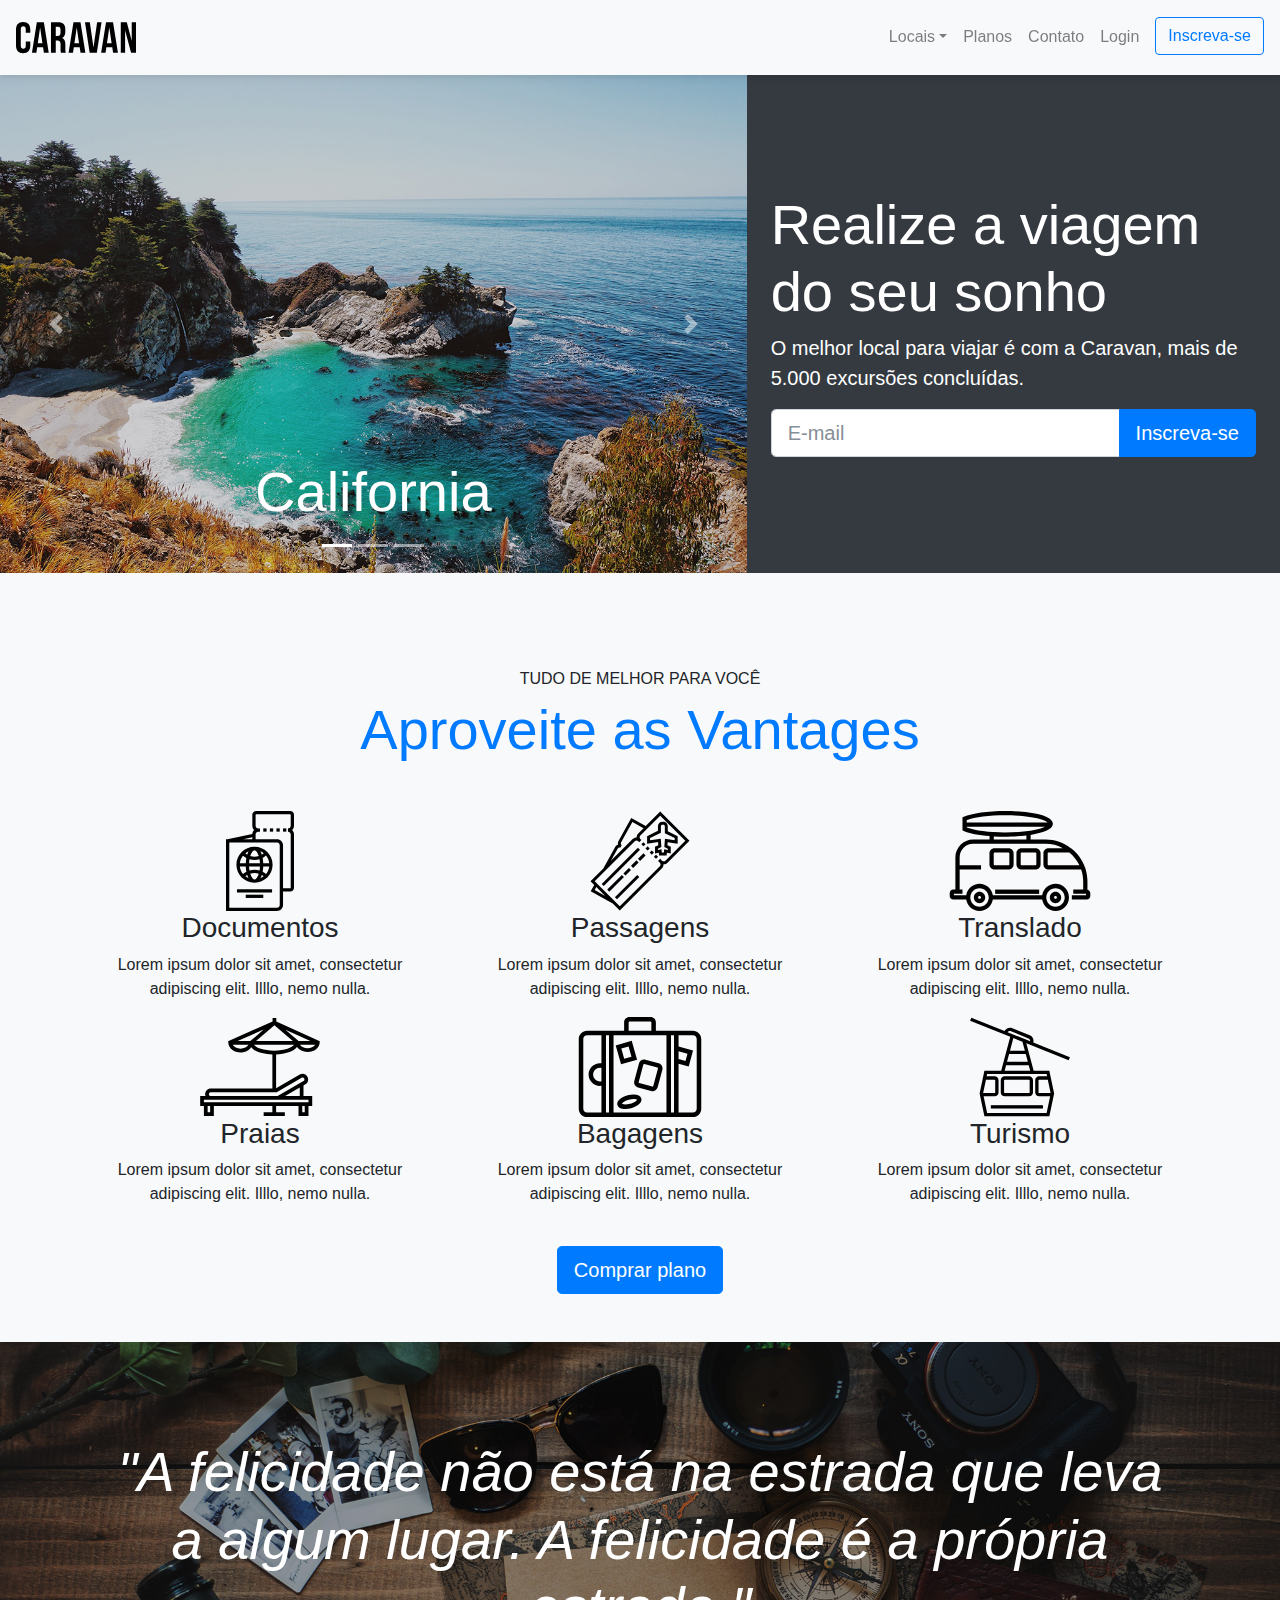
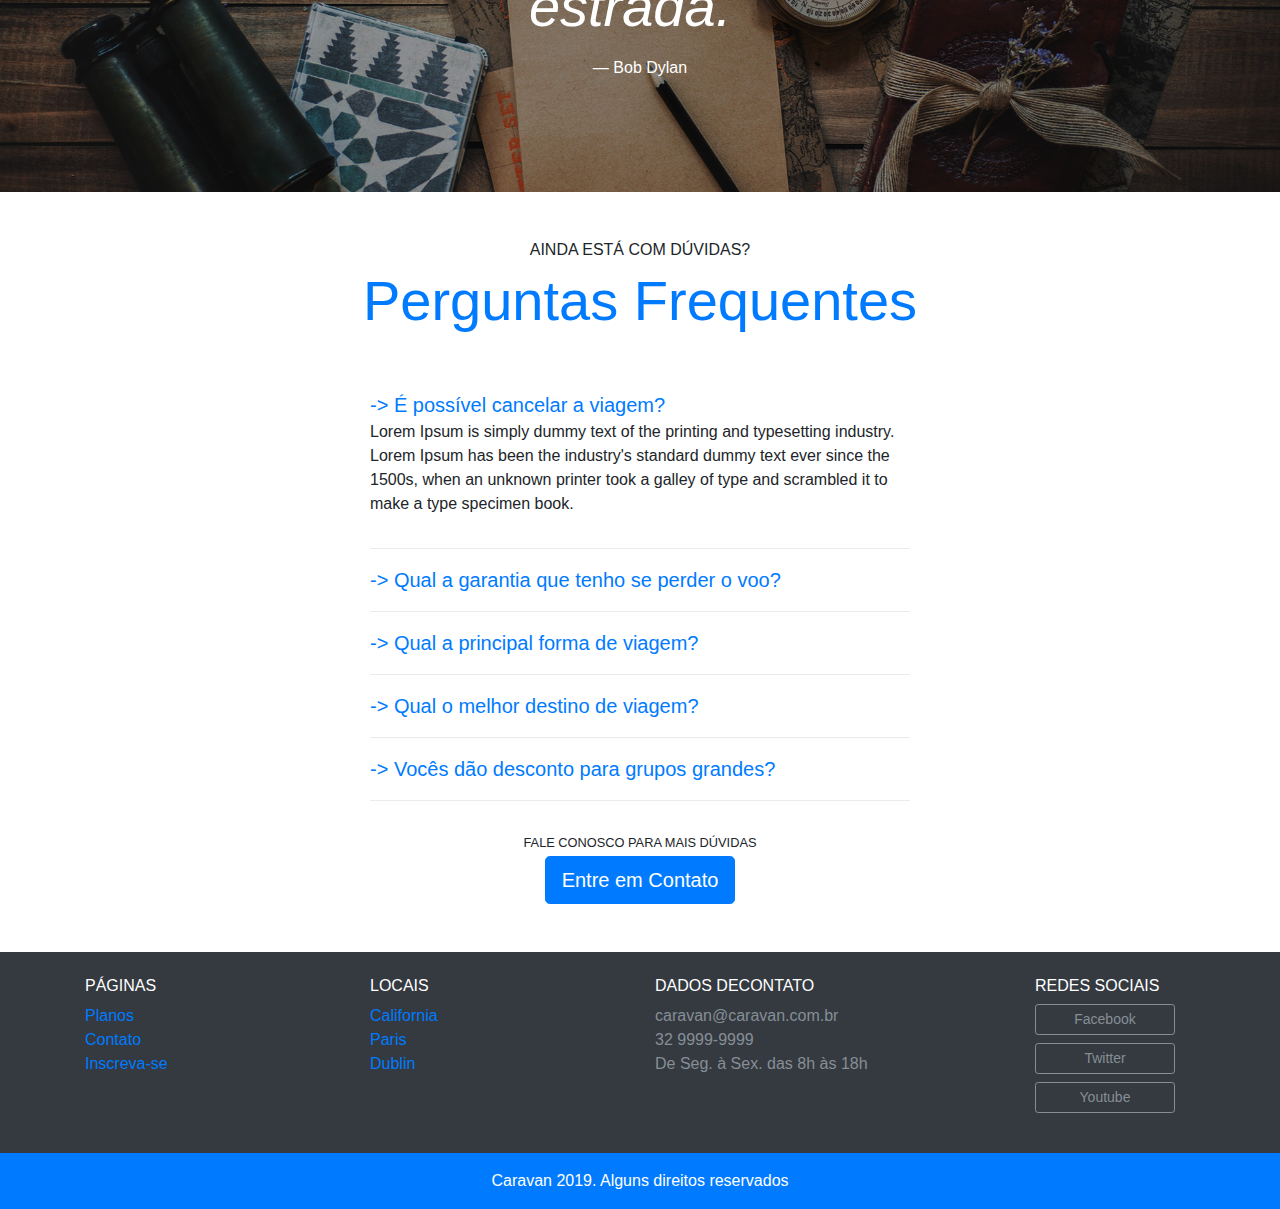
<file: index.html>
<!DOCTYPE html>
<html>
  <head>
    <title>Caravan</title>

    <meta charset="utf-8" />
    <meta
      name="viewport"
      content="width=device-width, initial-scale=1, shrink-to-fit=no"
    />

    <link rel="stylesheet" href="css/bootstrap.css" />
    <link rel="stylesheet" href="css/style.css" />
  </head>

  <body>
    <!-- Modal -->

    <div
      class="modal fade"
      id="modalLogin"
      data-backdrop="static"
      tabindex="-1"
      role="dialog"
      aria-labelledby="modalLoginTitutlo"
      aria-hidden="true"
    >
      <div class="modal-dialog" role="document">
        <div class="modal-content">
          <div class="modal-header">
            <h5 class="modal-title" id="modalLoginTitutlo">
              Entre na sua Conta
            </h5>
            <button
              type="button"
              class="close"
              data-dismiss="modal"
              aria-label="Close"
            >
              <span aria-hidden="true">&times;</span>
            </button>
          </div>
          <div class="modal-body">
            <form>
              <div class="form-group">
                <label for="loginEmail">Email</label>
                <input type="email" class="form-control" id="loginEmail" />
              </div>
              <div class="form-group">
                <label for="loginSenha">Password</label>
                <input type="password" class="form-control" id="loginSenha" />
              </div>
              <button type="submit" class="btn btn-primary">
                Entrar na Conta
              </button>
              <small class="form-text text-muted"
                >Esqueceu a senha? <a href="#">Clique aqui</a></small
              >
            </form>
          </div>
        </div>
      </div>
    </div>

    <!--Fim Modal-->

    <nav
      class="navbar navbar-expand-md navbar-light bg-light fixed-top py-3 box-shadow"
    >
      <a href="index.html" class="navbar-brand"
        ><img src="img/caravan.svg" alt="Caravan"
      /></a>
      <button
        class="navbar-toggler"
        type="button"
        data-toggle="collapse"
        data-target="#navbarSupportedContent"
        aria-controls="navbarSupportedContent"
        aria-expanded="false"
        aria-label="Abrir Navegação"
      >
        <span class="navbar-toggler-icon"></span>
      </button>

      <div class="collapse navbar-collapse" id="navbarSupportedContent">
        <ul class="navbar-nav ml-auto">
          <li class="nav-item dropdown">
            <a
              class="nav-link dropdown-toggle"
              href="#"
              id="navbarDropdown"
              role="button"
              data-toggle="dropdown"
              aria-haspopup="true"
              aria-expanded="false"
              >Locais</a
            >
            <div class="dropdown-menu" aria-labelledby="navbarDropdown">
              <a class="dropdown-item" href="local.html">California</a>
              <a class="dropdown-item" href="local.html">Paris</a>
              <a class="dropdown-item" href="local.html">Dublin</a>
            </div>
          </li>
          <li class="nav-item">
            <a class="nav-link" href="planos.html">Planos</a>
          </li>
          <li class="nav-item">
            <a class="nav-link" href="contato.html">Contato</a>
          </li>
          <li class="nav-item">
            <a
              class="nav-link"
              href="#"
              data-toggle="modal"
              data-target="#modalLogin"
              >Login</a
            >
          </li>
          <li class="nav-item">
            <a class="btn btn-outline-primary ml-md-2" href="inscricao.html"
              >Inscreva-se</a
            >
          </li>
        </ul>
      </div>
    </nav>
    <section class="container-fluid">
      <div class="row bg-dark text-white">
        <div class="col-lg-7 p-0">
          <div id="carouselCidades" class="carousel slide" data-ride="carousel">
            <ol class="carousel-indicators">
              <li
                data-target="#carouselCidades"
                data-slide-to="0"
                class="active"
              ></li>
              <li data-target="#carouselCidades" data-slide-to="0"></li>
              <li data-target="#carouselCidades" data-slide-to="0"></li>
            </ol>
            <div class="carousel-inner">
              <div class="carousel-item active">
                <img
                  src="img/california.jpg"
                  class="d-block w-100"
                  alt="California"
                />
                <div class="carousel-caption">
                  <h3 class="display-4">California</h3>
                </div>
              </div>
              <div class="carousel-item">
                <img src="img/paris.jpg" class="d-block w-100" alt="Paris" />
                <div class="carousel-caption">
                  <h3 class="display-4">Paris</h3>
                </div>
              </div>
              <div class="carousel-item">
                <img src="img/dublin.jpg" class="d-block w-100" alt="Dublin" />
                <div class="carousel-caption">
                  <h3 class="display-4">Dublin</h3>
                </div>
              </div>
            </div>
            <a
              class="carousel-control-prev"
              href="#carouselCidades"
              role="button"
              data-slide="prev"
            >
              <span
                class="carousel-control-prev-icon"
                aria-hidden="true"
              ></span>
              <span class="sr-only">Anterior</span>
            </a>
            <a
              class="carousel-control-next"
              href="#carouselCidades"
              role="button"
              data-slide="next"
            >
              <span
                class="carousel-control-next-icon"
                aria-hidden="true"
              ></span>
              <span class="sr-only">Próximo</span>
            </a>
          </div>
        </div>

        <div class="col-lg-5 p-4 align-self-center">
          <h1 class="display-4">Realize a viagem do seu sonho</h1>
          <p class="lead">
            O melhor local para viajar é com a Caravan, mais de 5.000 excursões
            concluídas.
          </p>
          <form action="">
            <div class="input-group input-group-lg">
              <input
                type="text"
                class="form-control"
                placeholder="E-mail"
                arial-label="Email"
              />
              <span class="input-group-btn">
                <button class="btn btn-primary" type="button">
                  Inscreva-se
                </button>
              </span>
            </div>
          </form>
        </div>
      </div>
    </section>

    <section class="py-5 bg-light text-center">
      <div class="container">
        <div class="my-5">
          <span class="h6 d-block">TUDO DE MELHOR PARA VOCÊ</span>
          <h2 class="display-4 text-primary">Aproveite as Vantages</h2>
        </div>
        <div class="row">
          <div class="col-xl-4 col-md-6">
            <div style="height: 100px;" class="d-flex justify-content-center">
              <img src="img/icones/passaporte.svg" alt="Passaporte" />
            </div>
            <h3>Documentos</h3>
            <p>
              Lorem ipsum dolor sit amet, consectetur adipiscing elit. Illlo,
              nemo nulla.
            </p>
          </div>
          <div class="col-xl-4 col-md-6">
            <div style="height: 100px;" class="d-flex justify-content-center">
              <img src="img/icones/passagens.svg" alt="Passagens" />
            </div>
            <h3>Passagens</h3>
            <p>
              Lorem ipsum dolor sit amet, consectetur adipiscing elit. Illlo,
              nemo nulla.
            </p>
          </div>
          <div class="col-xl-4 col-md-6">
            <div style="height: 100px;" class="d-flex justify-content-center">
              <img src="img/icones/translado.svg" alt="Translado" />
            </div>
            <h3>Translado</h3>
            <p>
              Lorem ipsum dolor sit amet, consectetur adipiscing elit. Illlo,
              nemo nulla.
            </p>
          </div>

          <div class="col-xl-4 col-md-6">
            <div style="height: 100px;" class="d-flex justify-content-center">
              <img src="img/icones/praias.svg" alt="Praias" />
            </div>
            <h3>Praias</h3>
            <p>
              Lorem ipsum dolor sit amet, consectetur adipiscing elit. Illlo,
              nemo nulla.
            </p>
          </div>
          <div class="col-xl-4 col-md-6">
            <div style="height: 100px;" class="d-flex justify-content-center">
              <img src="img/icones/bagagens.svg" alt="Bagagens" />
            </div>
            <h3>Bagagens</h3>
            <p>
              Lorem ipsum dolor sit amet, consectetur adipiscing elit. Illlo,
              nemo nulla.
            </p>
          </div>
          <div class="col-xl-4 col-md-6">
            <div style="height: 100px;" class="d-flex justify-content-center">
              <img src="img/icones/turismo.svg" alt="Turismo" />
            </div>
            <h3>Turismo</h3>
            <p>
              Lorem ipsum dolor sit amet, consectetur adipiscing elit. Illlo,
              nemo nulla.
            </p>
          </div>
        </div>
        <a href="planos.html" class="btn btn-primary btn-lg mt-4"
          >Comprar plano</a
        >
      </div>
    </section>

    <section id="home-quote" class="p-md-5">
      <blockquote class="blockquote text-center text-white p-md-5 p3">
        <p class="display-4">
          <em>
            "A felicidade não está na estrada que leva a algum lugar. A
            felicidade é a própria estrada."
          </em>
        </p>
        <footer class="blockquote-footer text-white">Bob Dylan</footer>
      </blockquote>
    </section>

    <section class="container">
      <div class="my-5 text-center">
        <span class="h6 d-block">AINDA ESTÁ COM DÚVIDAS?</span>
        <h2 class="display-4 text-primary">Perguntas Frequentes</h2>
      </div>

      <div class="row justify-content-center">
        <div
          class="col-md-6"
          id="perguntasFrequentes"
          data-children=".pergunta"
        >
          <div class="pergunta py-2">
            <a
              class="lead"
              data-toggle="collapse"
              data-parent="#perguntasFrequentes"
              href="#pergunta1"
              arial-expanded="true"
              aria-controls="pergunta1"
              >-> É possível cancelar a viagem?</a
            >
            <div id="pergunta1" class="collapse show" role="tabpanel">
              <p>
                Lorem Ipsum is simply dummy text of the printing and typesetting
                industry. Lorem Ipsum has been the industry's standard dummy
                text ever since the 1500s, when an unknown printer took a galley
                of type and scrambled it to make a type specimen book.
              </p>
            </div>
          </div>

          <div class="dropdown-divider"></div>
          <div class="pergunta py-2">
            <a
              class="lead"
              data-toggle="collapse"
              data-parent="#perguntasFrequentes"
              href="#pergunta2"
              arial-expanded="true"
              aria-controls="pergunta2"
              >-> Qual a garantia que tenho se perder o voo?</a
            >
            <div id="pergunta2" class="collapse" role="tabpanel">
              <p>
                Lorem Ipsum is simply dummy text of the printing and typesetting
                industry. Lorem Ipsum has been the industry's standard dummy
                text ever since the 1500s, when an unknown printer took a galley
                of type and scrambled it to make a type specimen book.
              </p>
            </div>
          </div>

          <div class="dropdown-divider"></div>
          <div class="pergunta py-2">
            <a
              class="lead"
              data-toggle="collapse"
              data-parent="#perguntasFrequentes"
              href="#pergunta3"
              arial-expanded="true"
              aria-controls="pergunta3"
              >-> Qual a principal forma de viagem?</a
            >
            <div id="pergunta3" class="collapse" role="tabpanel">
              <p>
                Lorem Ipsum is simply dummy text of the printing and typesetting
                industry. Lorem Ipsum has been the industry's standard dummy
                text ever since the 1500s, when an unknown printer took a galley
                of type and scrambled it to make a type specimen book.
              </p>
            </div>
          </div>

          <div class="dropdown-divider"></div>
          <div class="pergunta py-2">
            <a
              class="lead"
              data-toggle="collapse"
              data-parent="#perguntasFrequentes"
              href="#pergunta4"
              arial-expanded="true"
              aria-controls="pergunta4"
              >-> Qual o melhor destino de viagem?</a
            >
            <div id="pergunta4" class="collapse" role="tabpanel">
              <p>
                Lorem Ipsum is simply dummy text of the printing and typesetting
                industry. Lorem Ipsum has been the industry's standard dummy
                text ever since the 1500s, when an unknown printer took a galley
                of type and scrambled it to make a type specimen book.
              </p>
            </div>
          </div>

          <div class="dropdown-divider"></div>
          <div class="pergunta py-2">
            <a
              class="lead"
              data-toggle="collapse"
              data-parent="#perguntasFrequentes"
              href="#pergunta5"
              arial-expanded="true"
              aria-controls="pergunta5"
              >-> Vocês dão desconto para grupos grandes?</a
            >
            <div id="pergunta5" class="collapse" role="tabpanel">
              <p>
                Lorem Ipsum is simply dummy text of the printing and typesetting
                industry. Lorem Ipsum has been the industry's standard dummy
                text ever since the 1500s, when an unknown printer took a galley
                of type and scrambled it to make a type specimen book.
              </p>
            </div>
          </div>
          <div class="dropdown-divider"></div>
        </div>
      </div>
      <div class="text-center my-4">
        <p class="small m-1">FALE CONOSCO PARA MAIS DÚVIDAS</p>
        <a class="btn btn-primary btn-lg" href="contato.html"
          >Entre em Contato</a
        >
      </div>
    </section>

    <footer class="bg-dark text-white mt-5">
      <div class="container py-4">
        <div class="row">
          <div class="col-md-3 col-6">
            <h4 class="h6">PÁGINAS</h4>
            <ul class="list-unstyled">
              <li><a href="planos.html">Planos</a></li>
              <li><a href="contato.html">Contato</a></li>
              <li><a href="inscricao.html">Inscreva-se</a></li>
            </ul>
          </div>
          <div class="col-md-3 col-6">
            <h4 class="h6">LOCAIS</h4>
            <ul class="list-unstyled">
              <li><a href="local.html">California</a></li>
              <li><a href="local.html">Paris</a></li>
              <li><a href="local.html">Dublin</a></li>
            </ul>
          </div>
          <div class="col-md-4">
            <h4 class="h6">DADOS DECONTATO</h4>
            <ul class="list-unstyled text-secondary">
              <li>caravan@caravan.com.br</li>
              <li>32 9999-9999</li>
              <li>De Seg. à Sex. das 8h às 18h</li>
            </ul>
          </div>
          <div class="col-md-2">
            <h4 class="h6">REDES SOCIAIS</h4>
            <ul class="list-unstyled text-secondary">
              <li>
                <a
                  href="#"
                  style="max-width: 140px;"
                  class="btn btn-outline-secondary btn-sm btn-block mb-2"
                  >Facebook</a
                >
              </li>
              <li>
                <a
                  href="#"
                  style="max-width: 140px;"
                  class="btn btn-outline-secondary btn-sm btn-block mb-2"
                  >Twitter</a
                >
              </li>
              <li>
                <a
                  href="#"
                  style="max-width: 140px;"
                  class="btn btn-outline-secondary btn-sm btn-block mb-2"
                  >Youtube</a
                >
              </li>
            </ul>
          </div>
        </div>
      </div>
      <div class="bg-primary text-center py-3">
        <p class="mb-0">Caravan 2019. Alguns direitos reservados</p>
      </div>
    </footer>

    <script type="text/javascript" src="js/jquery-3.2.1.slim.min.js"></script>
    <script type="text/javascript" src="js/popper.min.js"></script>
    <script type="text/javascript" src="js/bootstrap.js"></script>
    <script type="text/javascript" src="js/app.js"></script>
  </body>
</html>
</file>
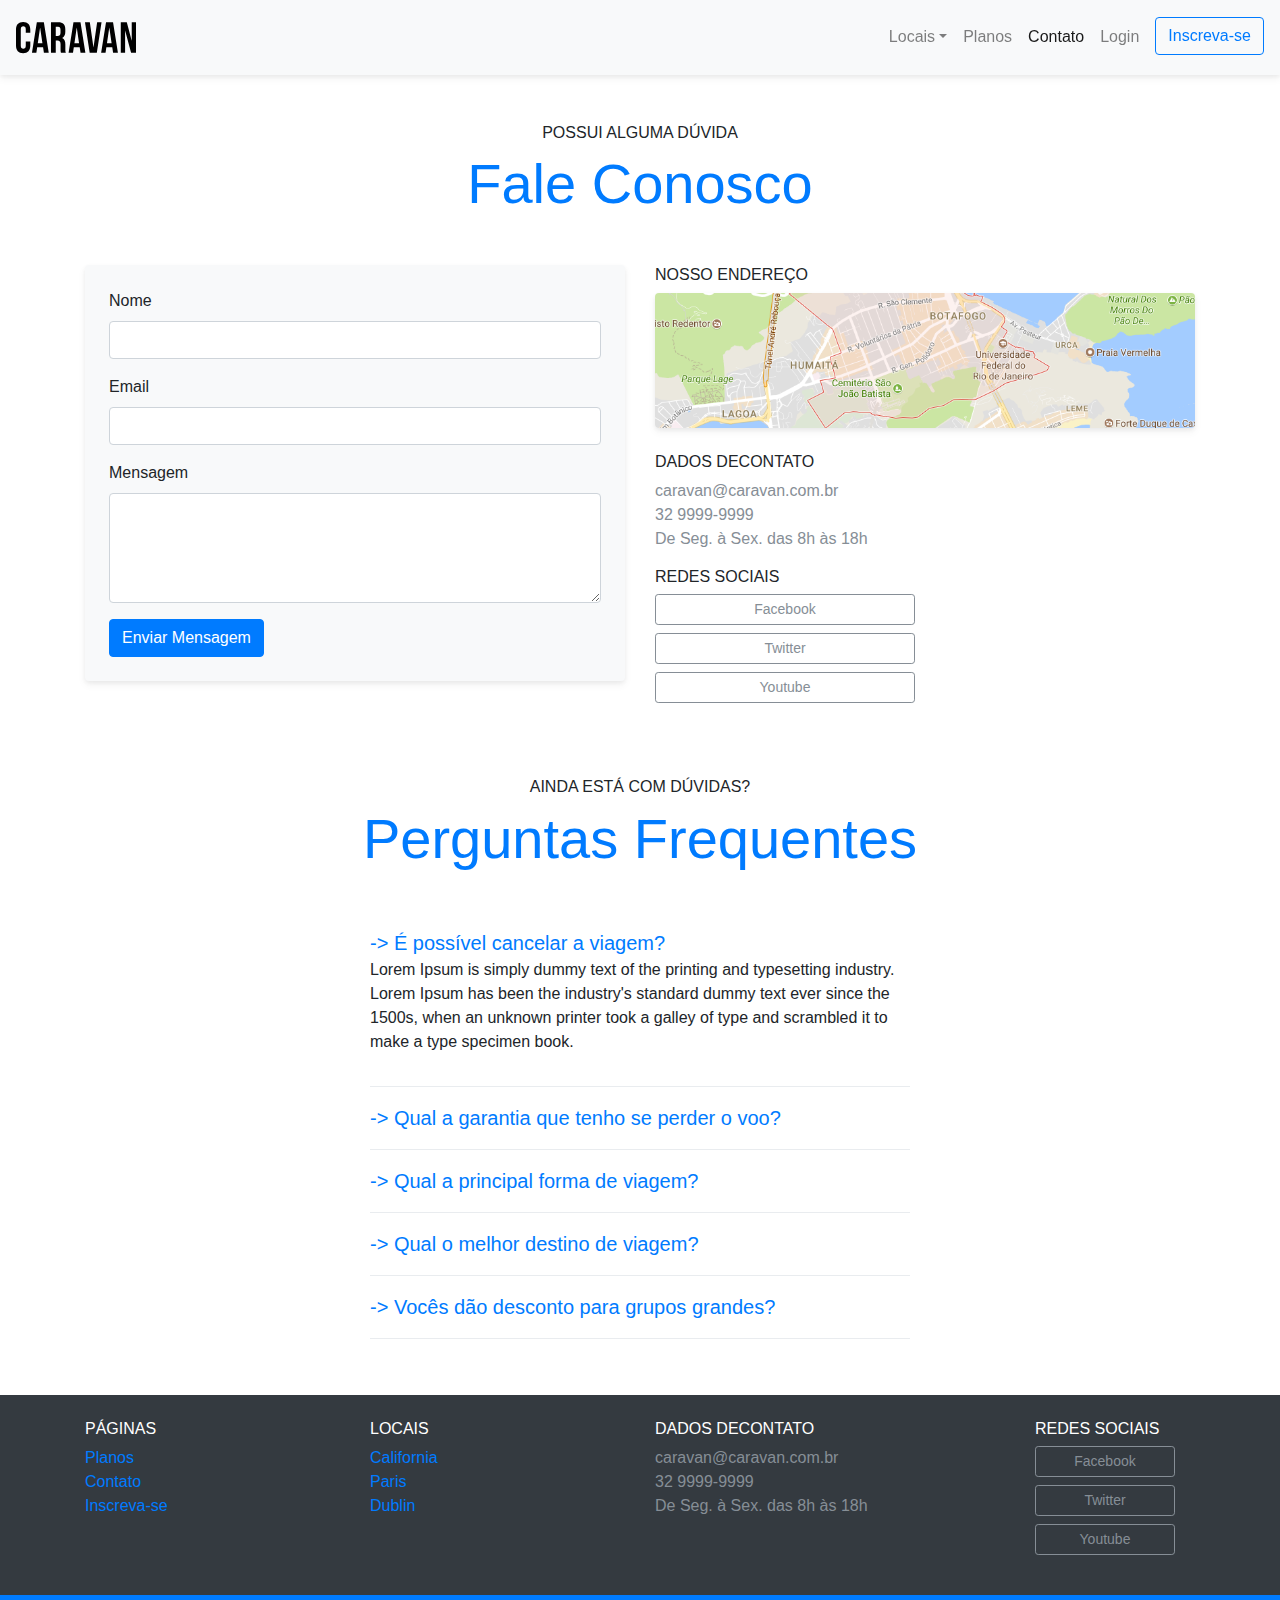
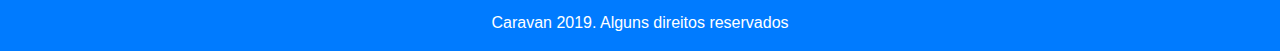
<file: contato.html>
<!DOCTYPE html>
<html>

<head>
  <title>Caravan - Contato</title>

  <meta charset="utf-8" />
  <meta name="viewport" content="width=device-width, initial-scale=1, shrink-to-fit=no" />

  <link rel="stylesheet" href="css/bootstrap.css" />
  <link rel="stylesheet" href="css/style.css" />
</head>

<body>
  <!-- Modal -->

  <div class="modal fade" id="modalLogin" data-backdrop="static" tabindex="-1" role="dialog"
    aria-labelledby="modalLoginTitutlo" aria-hidden="true">
    <div class="modal-dialog" role="document">
      <div class="modal-content">
        <div class="modal-header">
          <h5 class="modal-title" id="modalLoginTitutlo">
            Entre na sua Conta
          </h5>
          <button type="button" class="close" data-dismiss="modal" aria-label="Close">
            <span aria-hidden="true">&times;</span>
          </button>
        </div>
        <div class="modal-body">
          <form>
            <div class="form-group">
              <label for="loginEmail">Email</label>
              <input type="email" class="form-control" id="loginEmail" />
            </div>
            <div class="form-group">
              <label for="loginSenha">Password</label>
              <input type="password" class="form-control" id="loginSenha" />
            </div>
            <button type="submit" class="btn btn-primary">
              Entrar na Conta
            </button>
            <small class="form-text text-muted">Esqueceu a senha? <a href="#">Clique aqui</a></small>
          </form>
        </div>
      </div>
    </div>
  </div>

  <!--Fim Modal-->

  <nav class="navbar navbar-expand-md navbar-light bg-light fixed-top py-3 box-shadow">
    <a href="index.html" class="navbar-brand"><img src="img/caravan.svg" alt="Caravan" /></a>
    <button class="navbar-toggler" type="button" data-toggle="collapse" data-target="#navbarSupportedContent"
      aria-controls="navbarSupportedContent" aria-expanded="false" aria-label="Abrir Navegação">
      <span class="navbar-toggler-icon"></span>
    </button>

    <div class="collapse navbar-collapse" id="navbarSupportedContent">
      <ul class="navbar-nav ml-auto">
        <li class="nav-item dropdown">
          <a class="nav-link dropdown-toggle" href="#" id="navbarDropdown" role="button" data-toggle="dropdown"
            aria-haspopup="true" aria-expanded="false">Locais</a>
          <div class="dropdown-menu" aria-labelledby="navbarDropdown">
            <a class="dropdown-item" href="local.html">California</a>
            <a class="dropdown-item" href="local.html">Paris</a>
            <a class="dropdown-item" href="local.html">Dublin</a>
          </div>
        </li>
        <li class="nav-item">
          <a class="nav-link" href="planos.html">Planos</a>
        </li>
        <li class="nav-item">
          <a class="nav-link active" href="contato.html">Contato</a>
        </li>
        <li class="nav-item">
          <a class="nav-link" href="#" data-toggle="modal" data-target="#modalLogin">Login</a>
        </li>
        <li class="nav-item">
          <a class="btn btn-outline-primary ml-md-2" href="inscricao.html">Inscreva-se</a>
        </li>
      </ul>
    </div>
  </nav>

  <section class="container">
    <div class="my-5 text-center">
      <span class="h6 d-block">POSSUI ALGUMA DÚVIDA</span>
      <h1 class="display-4 text-primary">Fale Conosco</h1>
    </div>
    <div class="row">
      <div class="col-lg mb-5">
        <form class="bg-light rounded p-4 box-shadow">
          <div class="form-group">
            <label for="clienteNome">Nome</label>
            <input type="text" class="form-control" id="clienteNome">
          </div>
          <div class="form-group">
            <label for="clienteEmail">Email</label>
            <input type="email" class="form-control" id="clienteEmail">
          </div>
          <div class="form-group">
            <label for="clienteMensagem">Mensagem</label>
            <textarea class="form-control" id="clienteMensagem" rows="4"></textarea>
          </div>


          <button type="submit" class="btn btn-primary">Enviar Mensagem</button>
        </form>
      </div>
      <div class="col-lg">

        <h2 class="h6">NOSSO ENDEREÇO</h2>
        <a href="#">
          <img class="img-fluid box-shadow rounded mb-4" src="img/mapa.png" alt="Endereço da Empresa">
        </a>

        <h2 class="h6">DADOS DECONTATO</h2>
        <ul class="list-unstyled text-secondary">
          <li>caravan@caravan.com.br</li>
          <li>32 9999-9999</li>
          <li>De Seg. à Sex. das 8h às 18h</li>
        </ul>

        <h2 class="h6">REDES SOCIAIS</h2>
        <ul class="list-unstyled text-secondary" style="max-width: 260px;">
          <li>
            <a href="#" class="btn btn-outline-secondary btn-sm btn-block mb-2">Facebook</a>
          </li>
          <li>
            <a href="#" class="btn btn-outline-secondary btn-sm btn-block mb-2">Twitter</a>
          </li>
          <li>
            <a href="#" class="btn btn-outline-secondary btn-sm btn-block mb-2">Youtube</a>
          </li>
        </ul>
      </div>
    </div>
    </div>
  </section>

  <section class="container">
    <div class="my-5 text-center">
      <span class="h6 d-block">AINDA ESTÁ COM DÚVIDAS?</span>
      <h2 class="display-4 text-primary">Perguntas Frequentes</h2>
    </div>

    <div class="row justify-content-center">
      <div class="col-md-6" id="perguntasFrequentes" data-children=".pergunta">
        <div class="pergunta py-2">
          <a class="lead" data-toggle="collapse" data-parent="#perguntasFrequentes" href="#pergunta1"
            arial-expanded="true" aria-controls="pergunta1">-> É possível cancelar a viagem?</a>
          <div id="pergunta1" class="collapse show" role="tabpanel">
            <p>
              Lorem Ipsum is simply dummy text of the printing and typesetting
              industry. Lorem Ipsum has been the industry's standard dummy
              text ever since the 1500s, when an unknown printer took a galley
              of type and scrambled it to make a type specimen book.
            </p>
          </div>
        </div>

        <div class="dropdown-divider"></div>
        <div class="pergunta py-2">
          <a class="lead" data-toggle="collapse" data-parent="#perguntasFrequentes" href="#pergunta2"
            arial-expanded="true" aria-controls="pergunta2">-> Qual a garantia que tenho se perder o voo?</a>
          <div id="pergunta2" class="collapse" role="tabpanel">
            <p>
              Lorem Ipsum is simply dummy text of the printing and typesetting
              industry. Lorem Ipsum has been the industry's standard dummy
              text ever since the 1500s, when an unknown printer took a galley
              of type and scrambled it to make a type specimen book.
            </p>
          </div>
        </div>

        <div class="dropdown-divider"></div>
        <div class="pergunta py-2">
          <a class="lead" data-toggle="collapse" data-parent="#perguntasFrequentes" href="#pergunta3"
            arial-expanded="true" aria-controls="pergunta3">-> Qual a principal forma de viagem?</a>
          <div id="pergunta3" class="collapse" role="tabpanel">
            <p>
              Lorem Ipsum is simply dummy text of the printing and typesetting
              industry. Lorem Ipsum has been the industry's standard dummy
              text ever since the 1500s, when an unknown printer took a galley
              of type and scrambled it to make a type specimen book.
            </p>
          </div>
        </div>

        <div class="dropdown-divider"></div>
        <div class="pergunta py-2">
          <a class="lead" data-toggle="collapse" data-parent="#perguntasFrequentes" href="#pergunta4"
            arial-expanded="true" aria-controls="pergunta4">-> Qual o melhor destino de viagem?</a>
          <div id="pergunta4" class="collapse" role="tabpanel">
            <p>
              Lorem Ipsum is simply dummy text of the printing and typesetting
              industry. Lorem Ipsum has been the industry's standard dummy
              text ever since the 1500s, when an unknown printer took a galley
              of type and scrambled it to make a type specimen book.
            </p>
          </div>
        </div>

        <div class="dropdown-divider"></div>
        <div class="pergunta py-2">
          <a class="lead" data-toggle="collapse" data-parent="#perguntasFrequentes" href="#pergunta5"
            arial-expanded="true" aria-controls="pergunta5">-> Vocês dão desconto para grupos grandes?</a>
          <div id="pergunta5" class="collapse" role="tabpanel">
            <p>
              Lorem Ipsum is simply dummy text of the printing and typesetting
              industry. Lorem Ipsum has been the industry's standard dummy
              text ever since the 1500s, when an unknown printer took a galley
              of type and scrambled it to make a type specimen book.
            </p>
          </div>
        </div>
        <div class="dropdown-divider"></div>
      </div>
    </div>
  </section>

  <footer class="bg-dark text-white mt-5">
    <div class="container py-4">
      <div class="row">
        <div class="col-md-3 col-6">
          <h4 class="h6">PÁGINAS</h4>
          <ul class="list-unstyled">
            <li><a href="planos.html">Planos</a></li>
            <li><a href="contato.html">Contato</a></li>
            <li><a href="inscricao.html">Inscreva-se</a></li>
          </ul>
        </div>
        <div class="col-md-3 col-6">
          <h4 class="h6">LOCAIS</h4>
          <ul class="list-unstyled">
            <li><a href="local.html">California</a></li>
            <li><a href="local.html">Paris</a></li>
            <li><a href="local.html">Dublin</a></li>
          </ul>
        </div>
        <div class="col-md-4">
          <h4 class="h6">DADOS DECONTATO</h4>
          <ul class="list-unstyled text-secondary">
            <li>caravan@caravan.com.br</li>
            <li>32 9999-9999</li>
            <li>De Seg. à Sex. das 8h às 18h</li>
          </ul>
        </div>
        <div class="col-md-2">
          <h4 class="h6">REDES SOCIAIS</h4>
          <ul class="list-unstyled text-secondary">
            <li>
              <a href="#" style="max-width: 140px;" class="btn btn-outline-secondary btn-sm btn-block mb-2">Facebook</a>
            </li>
            <li>
              <a href="#" style="max-width: 140px;" class="btn btn-outline-secondary btn-sm btn-block mb-2">Twitter</a>
            </li>
            <li>
              <a href="#" style="max-width: 140px;" class="btn btn-outline-secondary btn-sm btn-block mb-2">Youtube</a>
            </li>
          </ul>
        </div>
      </div>
    </div>
    <div class="bg-primary text-center py-3">
      <p class="mb-0">Caravan 2019. Alguns direitos reservados</p>
    </div>
  </footer>

  <script type="text/javascript" src="js/jquery-3.2.1.slim.min.js"></script>
  <script type="text/javascript" src="js/popper.min.js"></script>
  <script type="text/javascript" src="js/bootstrap.js"></script>
  <script type="text/javascript" src="js/app.js"></script>
</body>

</html>
</file>
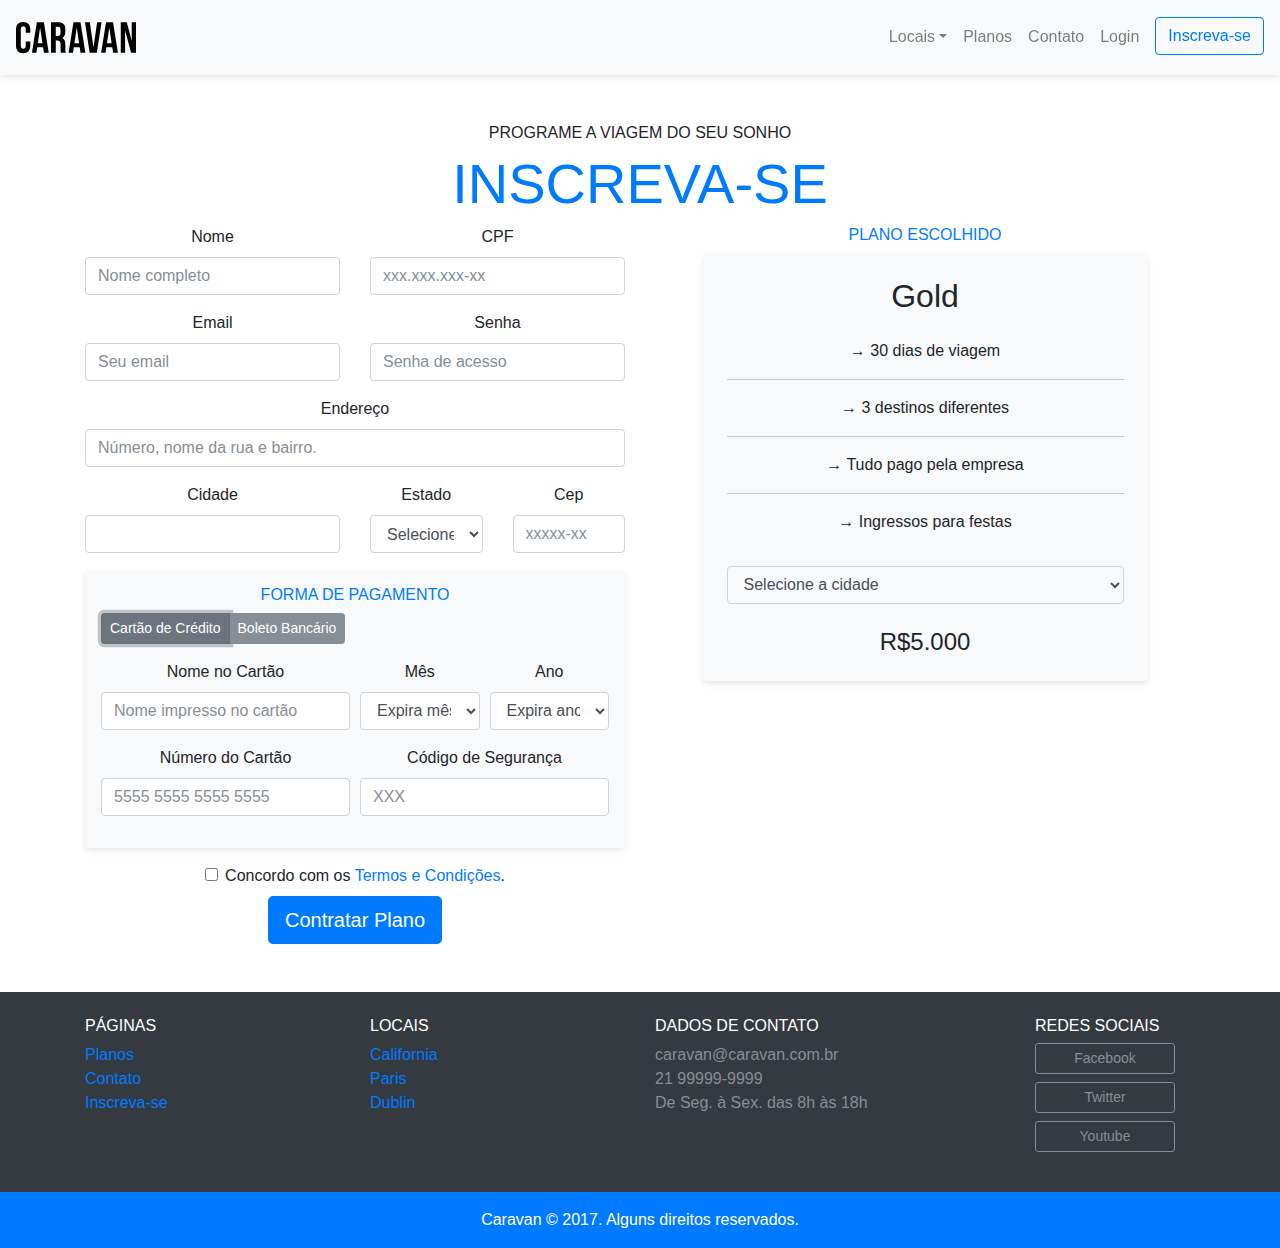
<file: inscricao.html>
<!DOCTYPE html>
<html>

<head>
  <title>Caravan - Inscrição</title>

  <meta charset="utf-8" />
  <meta name="viewport" content="width=device-width, initial-scale=1, shrink-to-fit=no" />

  <link rel="stylesheet" href="css/bootstrap.css" />
  <link rel="stylesheet" href="css/style.css" />
</head>

<body>
  <!-- Modal -->

  <div class="modal fade" id="modalLogin" data-backdrop="static" tabindex="-1" role="dialog"
    aria-labelledby="modalLoginTitutlo" aria-hidden="true">
    <div class="modal-dialog" role="document">
      <div class="modal-content">
        <div class="modal-header">
          <h5 class="modal-title" id="modalLoginTitutlo">
            Entre na sua Conta
          </h5>
          <button type="button" class="close" data-dismiss="modal" aria-label="Close">
            <span aria-hidden="true">&times;</span>
          </button>
        </div>
        <div class="modal-body">
          <form>
            <div class="form-group">
              <label for="loginEmail">Email</label>
              <input type="email" class="form-control" id="loginEmail" />
            </div>
            <div class="form-group">
              <label for="loginSenha">Password</label>
              <input type="password" class="form-control" id="loginSenha" />
            </div>
            <button type="submit" class="btn btn-primary">
              Entrar na Conta
            </button>
            <small class="form-text text-muted">Esqueceu a senha? <a href="#">Clique aqui</a></small>
          </form>
        </div>
      </div>
    </div>
  </div>

  <!--Fim Modal-->

  <nav class="navbar navbar-expand-md navbar-light bg-light fixed-top py-3 box-shadow">
    <a href="index.html" class="navbar-brand"><img src="img/caravan.svg" alt="Caravan" /></a>
    <button class="navbar-toggler" type="button" data-toggle="collapse" data-target="#navbarSupportedContent"
      aria-controls="navbarSupportedContent" aria-expanded="false" aria-label="Abrir Navegação">
      <span class="navbar-toggler-icon"></span>
    </button>

    <div class="collapse navbar-collapse" id="navbarSupportedContent">
      <ul class="navbar-nav ml-auto">
        <li class="nav-item dropdown">
          <a class="nav-link dropdown-toggle" href="#" id="navbarDropdown" role="button" data-toggle="dropdown"
            aria-haspopup="true" aria-expanded="false">Locais</a>
          <div class="dropdown-menu" aria-labelledby="navbarDropdown">
            <a class="dropdown-item" href="local.html">California</a>
            <a class="dropdown-item" href="local.html">Paris</a>
            <a class="dropdown-item" href="local.html">Dublin</a>
          </div>
        </li>
        <li class="nav-item">
          <a class="nav-link" href="planos.html">Planos</a>
        </li>
        <li class="nav-item">
          <a class="nav-link" href="contato.html">Contato</a>
        </li>
        <li class="nav-item">
          <a class="nav-link" href="#" data-toggle="modal" data-target="#modalLogin">Login</a>
        </li>
        <li class="nav-item">
          <a class="btn btn-outline-primary ml-md-2" href="inscricao.html">Inscreva-se</a>
        </li>
      </ul>
    </div>
  </nav>

  <section class="container">
    <div class="my-5 text-center">
      <span class="h6 d-block">PROGRAME A VIAGEM DO SEU SONHO</span>
      <h2 class="display-4 text-primary">INSCREVA-SE</h2>
      <div class="row">
        <form action="" class="col-lg-6">
          <div action="" class="row">
            <div class="form-group col-md-6">
              <label for="inputNome">Nome</label>
              <input type="text" class="form-control" id="inputNome" placeholder="Nome completo">
            </div>
            <div class="form-group col-md-6">
              <label for="inputCPF">CPF</label>
              <input type="text" class="form-control" id="inputCPF" placeholder="xxx.xxx.xxx-xx">
            </div>
            <div class="form-group col-md-6">
              <label for="inputEmail">Email</label>
              <input type="email" class="form-control" id="inputEmail" placeholder="Seu email">
            </div>
            <div class="form-group col-md-6">
              <label for="inputSenha">Senha</label>
              <input type="password" class="form-control" id="inputSenha" placeholder="Senha de acesso">
            </div>
            <div class="form-group col-12">
              <label for="inputEndereco">Endereço</label>
              <input type="text" class="form-control" id="inputEndereco" placeholder="Número, nome da rua e bairro.">
            </div>
            <div class="form-group col-md-6">
              <label for="inputCidade">Cidade</label>
              <input type="text" class="form-control" id="inputCidade" />
            </div>
            <div class="form-group col-md-3 col-6">
              <label for="inputEstado">Estado</label>
              <select id="inputEstado" class="form-control">
                <option>Selecione o Estado</option>
                <option>Rio de Janeiro</option>
                <option>São Paulo</option>
                <option>Minas Gerais</option>
                <option>Paraná</option>
                <option>Bahia</option>
              </select>
            </div>
            <div class="form-group col-md-3 col-6">
              <label for="inputCep">Cep</label>
              <input type="text" class="form-control" id="inputCep" placeholder="xxxxx-xx">
            </div>

          </div>
          <div class="bg-light rounded box-shadow p-3 form-group">
            <h2 class="h6 text-primary">FORMA DE PAGAMENTO</h2>
            <nav class="nav btn-group mb-3" id="formaPagamento" role="tablist">
              <button type="button" class="btn btn-secondary active btn-sm" id="nav-cartao-tab" data-toggle="tab"
                href="#nav-cartao" role="tab" aria-controls="nav-cartao" aria-selected="true">Cartão de Crédito</button>
              <button type="button" class="btn btn-secondary btn-sm" id="nav-boleto-tab" data-toggle="tab"
                href="#nav-boleto" role="tab" aria-controls="nav-boleto" aria-selected="false">Boleto Bancário</button>
            </nav>
            <div class="tab-content" id="formaPagamentoConteudo">
              <div class="tab-pane fade show active" id="nav-cartao" role="tabpanel" aria-labelledby="nav-cartao-tab">
                <div class="form-row">
                  <div class="form-group col-md-6">
                    <label for="inputNomeCartao">Nome no Cartão</label>
                    <input type="text" class="form-control" id="inputNomeCartao" placeholder="Nome impresso no cartão">
                  </div>
                  <div class="form-group col-md-3 col-6">
                    <label for="inputCidade">Mês</label>
                    <select id="inputCidade" class="form-control">
                      <option>Expira mês...</option>
                      <option>01</option>
                      <option>02</option>
                      <option>03</option>
                      <option>04</option>
                      <option>05</option>
                    </select>
                  </div>
                  <div class="form-group col-md-3 col-6">
                    <label for="inputAno">Ano</label>
                    <select id="inputAno" class="form-control">
                      <option>Expira ano...</option>
                      <option>2017</option>
                      <option>2018</option>
                      <option>2019</option>
                    </select>
                  </div>
                  <div class="form-group col-md-6">
                    <label for="inputNumeroCartao">Número do Cartão</label>
                    <input type="text" class="form-control" id="inputNumeroCartao" placeholder="5555 5555 5555 5555">
                  </div>
                  <div class="form-group col-md-6">
                    <label for="inputCodigo">Código de Segurança</label>
                    <input type="text" class="form-control" id="inputCodigo" placeholder="XXX">
                  </div>
                </div>
              </div>
              <div class="tab-pane fade" id="nav-boleto" role="tabpanel" aria-labelledby="nav-boleto-tab">
                <p class="lead">Clique em contratar plano que enviaremos um boleto para o seu e-mail.</p>
              </div>
            </div>
          </div>

          <div class="form-check">
            <label class="form-check-label">
              <input type="checkbox" class="form-check-input">
              Concordo com os <a href="#">Termos e Condições</a>.
            </label>
          </div>

          <button type="submit" class="btn btn-primary btn-lg">Contratar Plano</button>

        </form>

        <div class="col-lg-5 mx-auto order-first order-lg-1 mb-5">
          <h2 class="h6 text-primary">PLANO ESCOLHIDO</h2>
          <div class="bg-light rounded p-4 box-shadow">
            <h2>Gold</h2>
            <ul class="lista-plano list-unstyled">
              <li>→ 30 dias de viagem</li>
              <li>→ 3 destinos diferentes</li>
              <li>→ Tudo pago pela empresa</li>
              <li>→ Ingressos para festas</li>
            </ul>
            <form>
              <div class="form-group">
                <select class="form-control bg-light" id="inputCidades">
                  <option>Selecione a cidade</option>
                  <option>California</option>
                  <option>Paris</option>
                  <option>Dublin</option>
                </select>
              </div>
            </form>
            <div class="row mt-4">
              <div class="col">
                <span class="h4">R$5.000</span>
              </div>
            </div>
          </div>
        </div>
      </div>
  </section>

  <footer class="bg-dark text-white mt-5">
    <div class="container py-4">
      <div class="row">
        <div class="col-md-3 col-6">
          <h4 class="h6">PÁGINAS</h4>
          <ul class="list-unstyled">
            <li><a href="planos.html">Planos</a></li>
            <li><a href="contato.html">Contato</a></li>
            <li><a href="inscricao.html">Inscreva-se</a></li>
          </ul>
        </div>
        <div class="col-md-3 col-6">
          <h4 class="h6">LOCAIS</h4>
          <ul class="list-unstyled">
            <li><a href="local.html">California</a></li>
            <li><a href="local.html">Paris</a></li>
            <li><a href="local.html">Dublin</a></li>
          </ul>
        </div>
        <div class="col-md-4">
          <h4 class="h6">DADOS DE CONTATO</h4>
          <ul class="list-unstyled text-secondary">
            <li>caravan@caravan.com.br</li>
            <li>21 99999-9999</li>
            <li>De Seg. à Sex. das 8h às 18h</li>
          </ul>
        </div>
        <div class="col-md-2">
          <h4 class="h6">REDES SOCIAIS</h4>
          <ul class="list-unstyled">
            <li><a class="btn btn-outline-secondary btn-sm btn-block mb-2" href="#"
                style="max-width: 140px">Facebook</a></li>
            <li><a class="btn btn-outline-secondary btn-sm btn-block mb-2" href="#" style="max-width: 140px">Twitter</a>
            </li>
            <li><a class="btn btn-outline-secondary btn-sm btn-block mb-2" href="#" style="max-width: 140px">Youtube</a>
            </li>
          </ul>
        </div>
      </div>
    </div>
    <div class="bg-primary text-center py-3">
      <p class="mb-0">Caravan © 2017. Alguns direitos reservados.</p>
    </div>
  </footer>

  <script type="text/javascript" src="js/jquery-3.2.1.slim.min.js"></script>
  <script type="text/javascript" src="js/popper.min.js"></script>
  <script type="text/javascript" src="js/bootstrap.js"></script>
  <script type="text/javascript" src="js/app.js"></script>
</body>

</html>
</file>
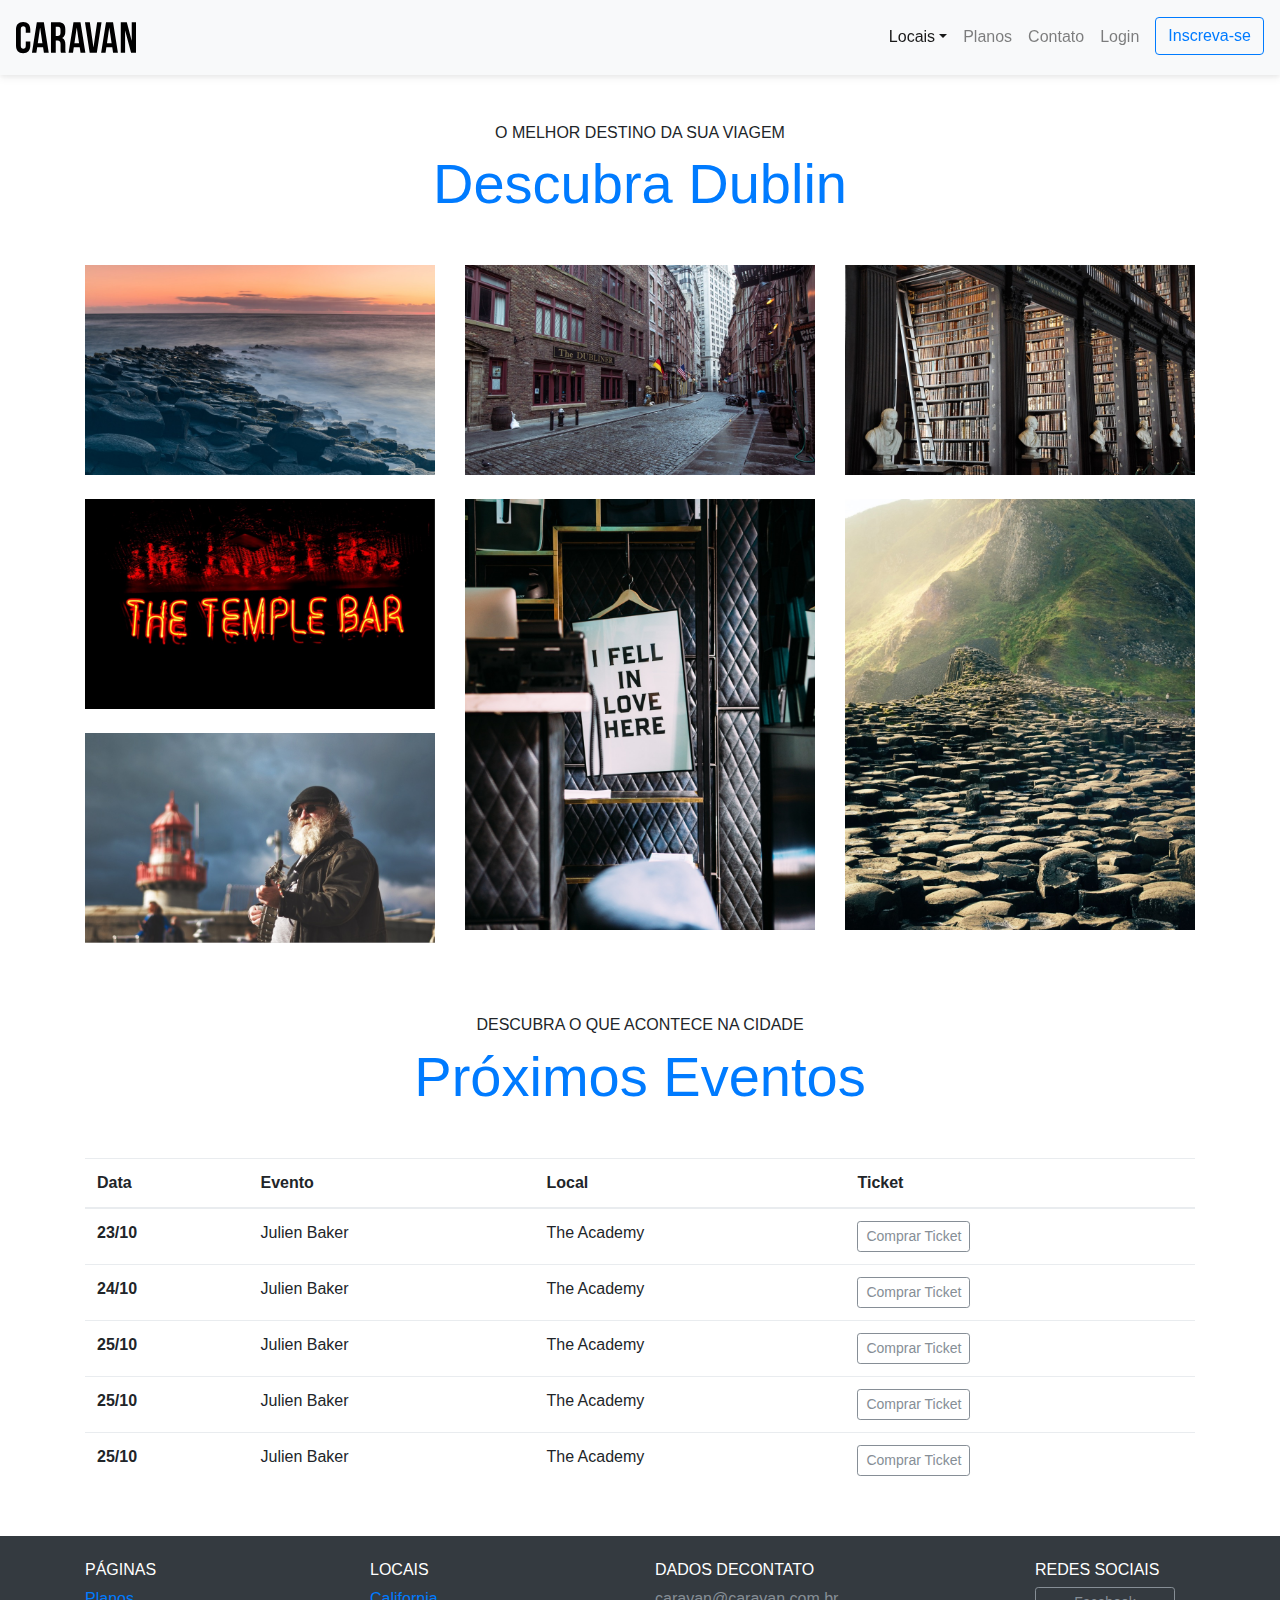
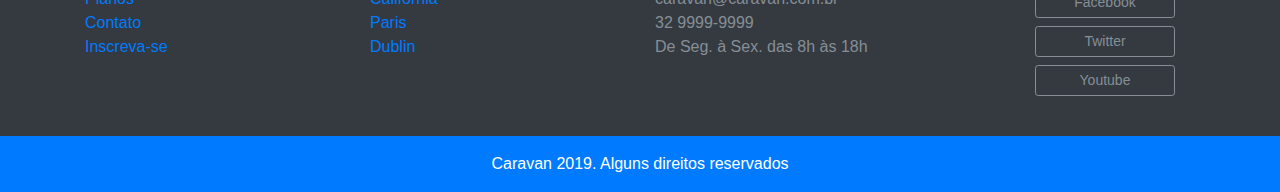
<file: local.html>
<!DOCTYPE html>
<html>
  <head>
    <title>Caravan - Local</title>

    <meta charset="utf-8" />
    <meta
      name="viewport"
      content="width=device-width, initial-scale=1, shrink-to-fit=no"
    />

    <link rel="stylesheet" href="css/bootstrap.css" />
    <link rel="stylesheet" href="css/style.css" />
  </head>

  <body>
    <!-- Modal -->

    <div
      class="modal fade"
      id="modalLogin"
      data-backdrop="static"
      tabindex="-1"
      role="dialog"
      aria-labelledby="modalLoginTitutlo"
      aria-hidden="true"
    >
      <div class="modal-dialog" role="document">
        <div class="modal-content">
          <div class="modal-header">
            <h5 class="modal-title" id="modalLoginTitutlo">
              Entre na sua Conta
            </h5>
            <button
              type="button"
              class="close"
              data-dismiss="modal"
              aria-label="Close"
            >
              <span aria-hidden="true">&times;</span>
            </button>
          </div>
          <div class="modal-body">
            <form>
              <div class="form-group">
                <label for="loginEmail">Email</label>
                <input type="email" class="form-control" id="loginEmail" />
              </div>
              <div class="form-group">
                <label for="loginSenha">Password</label>
                <input type="password" class="form-control" id="loginSenha" />
              </div>
              <button type="submit" class="btn btn-primary">
                Entrar na Conta
              </button>
              <small class="form-text text-muted"
                >Esqueceu a senha? <a href="#">Clique aqui</a></small
              >
            </form>
          </div>
        </div>
      </div>
    </div>

    <!--Fim Modal-->

    <nav
      class="navbar navbar-expand-md navbar-light bg-light fixed-top py-3 box-shadow"
    >
      <a href="index.html" class="navbar-brand"
        ><img src="img/caravan.svg" alt="Caravan"
      /></a>
      <button
        class="navbar-toggler"
        type="button"
        data-toggle="collapse"
        data-target="#navbarSupportedContent"
        aria-controls="navbarSupportedContent"
        aria-expanded="false"
        aria-label="Abrir Navegação"
      >
        <span class="navbar-toggler-icon"></span>
      </button>

      <div class="collapse navbar-collapse" id="navbarSupportedContent">
        <ul class="navbar-nav ml-auto">
          <li class="nav-item dropdown">
            <a
              class="nav-link dropdown-toggle active"
              href="#"
              id="navbarDropdown"
              role="button"
              data-toggle="dropdown"
              aria-haspopup="true"
              aria-expanded="false"
              >Locais</a
            >
            <div class="dropdown-menu" aria-labelledby="navbarDropdown">
              <a class="dropdown-item" href="local.html">California</a>
              <a class="dropdown-item" href="local.html">Paris</a>
              <a class="dropdown-item" href="local.html">Dublin</a>
            </div>
          </li>
          <li class="nav-item">
            <a class="nav-link" href="planos.html">Planos</a>
          </li>
          <li class="nav-item">
            <a class="nav-link" href="contato.html">Contato</a>
          </li>
          <li class="nav-item">
            <a
              class="nav-link"
              href="#"
              data-toggle="modal"
              data-target="#modalLogin"
              >Login</a
            >
          </li>
          <li class="nav-item">
            <a class="btn btn-outline-primary ml-md-2" href="inscricao.html"
              >Inscreva-se</a
            >
          </li>
        </ul>
      </div>
    </nav>

    <section class="container">
      <div class="text-center my-5">
        <span class="h6 d-block">O MELHOR DESTINO DA SUA VIAGEM</span>
        <h1 class="display-4 text-primary">Descubra Dublin</h1>
      </div>
      <div class="row">
        <div class="col-md">
          <img class="img-fluid mb-4" src="img/local/foto-1.jpg" alt="Foto 1" />
          <img class="img-fluid mb-4" src="img/local/foto-2.jpg" alt="Foto 2" />
          <img class="img-fluid mb-4" src="img/local/foto-3.jpg" alt="Foto 3" />
        </div>
        <div class="col-md">
          <img class="img-fluid mb-4" src="img/local/foto-4.jpg" alt="Foto 4" />
          <img class="img-fluid mb-4" src="img/local/foto-5.jpg" alt="Foto 5" />
        </div>
        <div class="col-md">
          <img class="img-fluid mb-4" src="img/local/foto-6.jpg" alt="Foto 6" />
          <img class="img-fluid mb-4" src="img/local/foto-7.jpg" alt="Foto 7" />
        </div>
      </div>
    </section>

    <section class="container">
      <div class="text-center my-5">
        <span class="h6 d-block">DESCUBRA O QUE ACONTECE NA CIDADE</span>
        <h1 class="display-4 text-primary">Próximos Eventos</h1>
      </div>
      <table class="table table-hover table-responsive-md">
        <thead>
          <tr>
            <th scope="col">Data</th>
            <th scope="col">Evento</th>
            <th scope="col">Local</th>
            <th scope="col">Ticket</th>
          </tr>
        </thead>
        <tbody>
          <tr>
            <th scope="row">23/10</th>
            <td>Julien Baker</td>
            <td>The Academy</td>
            <td>
              <a href="#" class="btn btn-outline-secondary btn-sm"
                >Comprar Ticket</a
              >
            </td>
          </tr>
          <tr>
            <th scope="row">24/10</th>
            <td>Julien Baker</td>
            <td>The Academy</td>
            <td>
              <a href="#" class="btn btn-outline-secondary btn-sm"
                >Comprar Ticket</a
              >
            </td>
          </tr>
          <tr>
            <th scope="row">25/10</th>
            <td>Julien Baker</td>
            <td>The Academy</td>
            <td>
              <a href="#" class="btn btn-outline-secondary btn-sm"
                >Comprar Ticket</a
              >
            </td>
          </tr>
          <tr>
            <th scope="row">25/10</th>
            <td>Julien Baker</td>
            <td>The Academy</td>
            <td>
              <a href="#" class="btn btn-outline-secondary btn-sm"
                >Comprar Ticket</a
              >
            </td>
          </tr>
          <tr>
            <th scope="row">25/10</th>
            <td>Julien Baker</td>
            <td>The Academy</td>
            <td>
              <a href="#" class="btn btn-outline-secondary btn-sm"
                >Comprar Ticket</a
              >
            </td>
          </tr>
        </tbody>
      </table>
    </section>

    <footer class="bg-dark text-white mt-5">
      <div class="container py-4">
        <div class="row">
          <div class="col-md-3 col-6">
            <h4 class="h6">PÁGINAS</h4>
            <ul class="list-unstyled">
              <li><a href="planos.html">Planos</a></li>
              <li><a href="contato.html">Contato</a></li>
              <li><a href="inscricao.html">Inscreva-se</a></li>
            </ul>
          </div>
          <div class="col-md-3 col-6">
            <h4 class="h6">LOCAIS</h4>
            <ul class="list-unstyled">
              <li><a href="local.html">California</a></li>
              <li><a href="local.html">Paris</a></li>
              <li><a href="local.html">Dublin</a></li>
            </ul>
          </div>
          <div class="col-md-4">
            <h4 class="h6">DADOS DECONTATO</h4>
            <ul class="list-unstyled text-secondary">
              <li>caravan@caravan.com.br</li>
              <li>32 9999-9999</li>
              <li>De Seg. à Sex. das 8h às 18h</li>
            </ul>
          </div>
          <div class="col-md-2">
            <h4 class="h6">REDES SOCIAIS</h4>
            <ul class="list-unstyled text-secondary">
              <li>
                <a
                  href="#"
                  style="max-width: 140px;"
                  class="btn btn-outline-secondary btn-sm btn-block mb-2"
                  >Facebook</a
                >
              </li>
              <li>
                <a
                  href="#"
                  style="max-width: 140px;"
                  class="btn btn-outline-secondary btn-sm btn-block mb-2"
                  >Twitter</a
                >
              </li>
              <li>
                <a
                  href="#"
                  style="max-width: 140px;"
                  class="btn btn-outline-secondary btn-sm btn-block mb-2"
                  >Youtube</a
                >
              </li>
            </ul>
          </div>
        </div>
      </div>
      <div class="bg-primary text-center py-3">
        <p class="mb-0">Caravan 2019. Alguns direitos reservados</p>
      </div>
    </footer>

    <script type="text/javascript" src="js/jquery-3.2.1.slim.min.js"></script>
    <script type="text/javascript" src="js/popper.min.js"></script>
    <script type="text/javascript" src="js/bootstrap.js"></script>
    <script type="text/javascript" src="js/app.js"></script>
  </body>
</html>
</file>
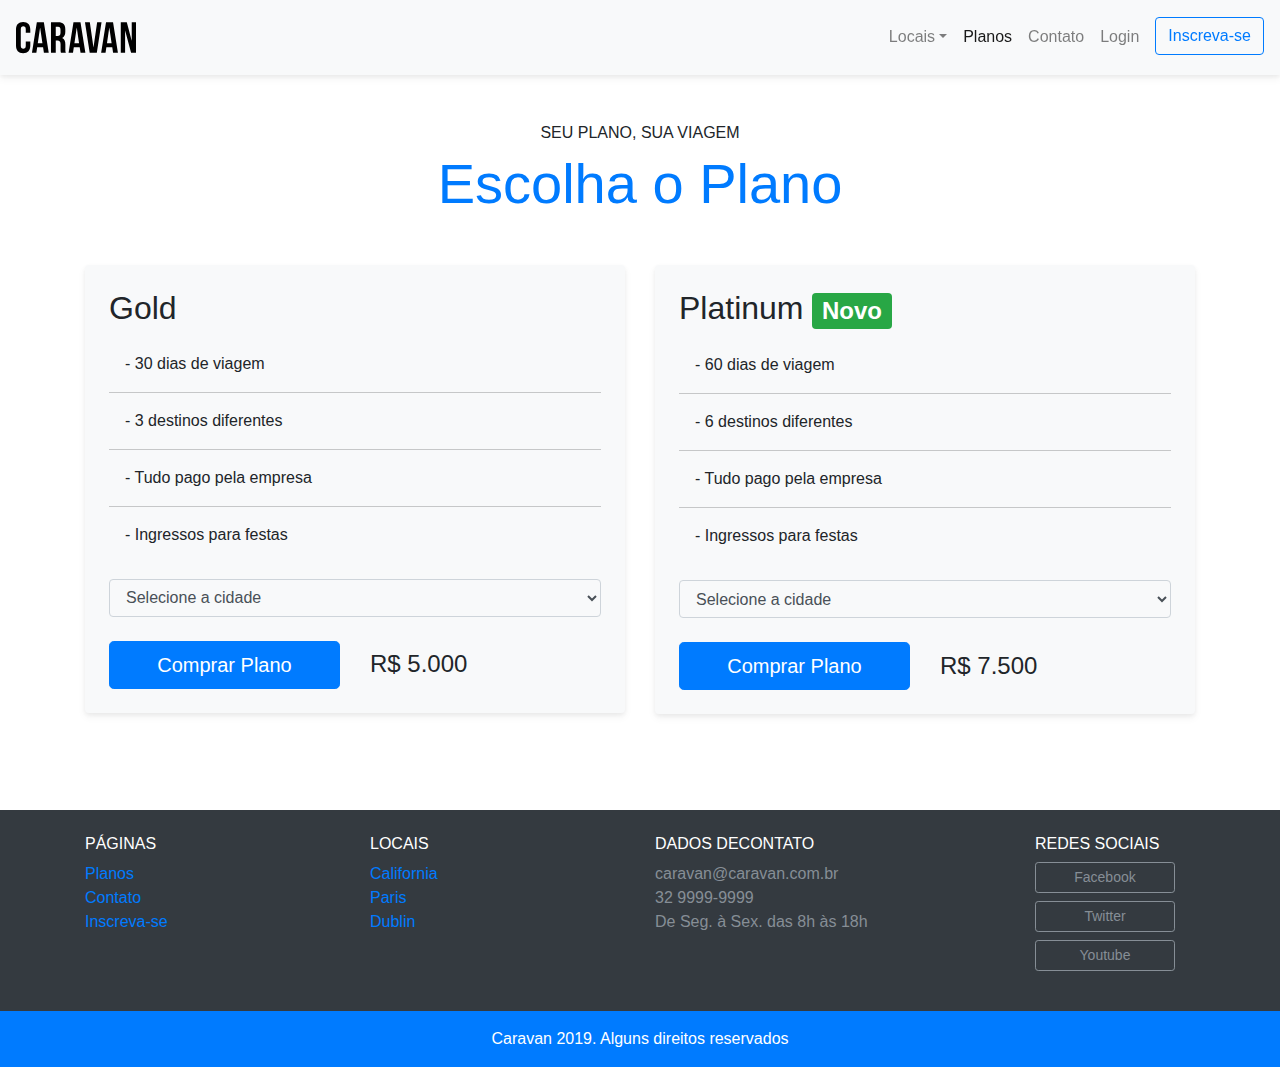
<file: planos.html>
<!DOCTYPE html>
<html>

<head>
  <title>Caravan - Planos</title>

  <meta charset="utf-8" />
  <meta name="viewport" content="width=device-width, initial-scale=1, shrink-to-fit=no" />

  <link rel="stylesheet" href="css/bootstrap.css" />
  <link rel="stylesheet" href="css/style.css" />
</head>

<body>
  <!-- Modal -->

  <div class="modal fade" id="modalLogin" data-backdrop="static" tabindex="-1" role="dialog"
    aria-labelledby="modalLoginTitutlo" aria-hidden="true">
    <div class="modal-dialog" role="document">
      <div class="modal-content">
        <div class="modal-header">
          <h5 class="modal-title" id="modalLoginTitutlo">
            Entre na sua Conta
          </h5>
          <button type="button" class="close" data-dismiss="modal" aria-label="Close">
            <span aria-hidden="true">&times;</span>
          </button>
        </div>
        <div class="modal-body">
          <form>
            <div class="form-group">
              <label for="loginEmail">Email</label>
              <input type="email" class="form-control" id="loginEmail" />
            </div>
            <div class="form-group">
              <label for="loginSenha">Password</label>
              <input type="password" class="form-control" id="loginSenha" />
            </div>
            <button type="submit" class="btn btn-primary">
              Entrar na Conta
            </button>
            <small class="form-text text-muted">Esqueceu a senha? <a href="#">Clique aqui</a></small>
          </form>
        </div>
      </div>
    </div>
  </div>

  <!--Fim Modal-->


  <!-- Navegação -->
  <nav class="navbar navbar-expand-md navbar-light bg-light fixed-top py-3 box-shadow">
    <a href="index.html" class="navbar-brand"><img src="img/caravan.svg" alt="Caravan" /></a>
    <button class="navbar-toggler" type="button" data-toggle="collapse" data-target="#navbarSupportedContent"
      aria-controls="navbarSupportedContent" aria-expanded="false" aria-label="Abrir Navegação">
      <span class="navbar-toggler-icon"></span>
    </button>

    <div class="collapse navbar-collapse" id="navbarSupportedContent">
      <ul class="navbar-nav ml-auto">
        <li class="nav-item dropdown">
          <a class="nav-link dropdown-toggle" href="#" id="navbarDropdown" role="button" data-toggle="dropdown"
            aria-haspopup="true" aria-expanded="false">Locais</a>
          <div class="dropdown-menu" aria-labelledby="navbarDropdown">
            <a class="dropdown-item" href="local.html">California</a>
            <a class="dropdown-item" href="local.html">Paris</a>
            <a class="dropdown-item" href="local.html">Dublin</a>
          </div>
        </li>
        <li class="nav-item">
          <a class="nav-link active" href="planos.html">Planos</a>
        </li>
        <li class="nav-item">
          <a class="nav-link" href="contato.html">Contato</a>
        </li>
        <li class="nav-item">
          <a class="nav-link" href="#" data-toggle="modal" data-target="#modalLogin">Login</a>
        </li>
        <li class="nav-item">
          <a class="btn btn-outline-primary ml-md-2" href="inscricao.html">Inscreva-se</a>
        </li>
      </ul>
    </div>
  </nav>
  <!-- Fim Navegação -->
  <section class="container">
    <div class="text-center my-5">
      <span class="h6 d-block">SEU PLANO, SUA VIAGEM</span>
      <h1 class="display-4 text-primary">Escolha o Plano</h1>
    </div>
    <div class="row">
      <div class="col-md mb-5">
        <div class="bg-light rounded p-4 box-shadow">
          <h2>Gold</h2>
          <ul class="lista-plano list-unstyled">
            <li data-toggle="tooltip" data-placement="top" title="Isso mesmo, são 30 dias totais durante a viagem">- 30
              dias de viagem</li>
            <li>- 3 destinos diferentes</li>
            <li>- Tudo pago pela empresa</li>
            <li>- Ingressos para festas</li>
          </ul>
          <form>
            <div class="form-group">
              <select class="form-control bg-light" id="inputCidades">
                <option>Selecione a cidade</option>
                <option>California</option>
                <option>Paris</option>
                <option>Dublin</option>
              </select>
            </div>
          </form>
          <div class="row align-items-center mt-4">
            <div class="col">
              <a href="inscricao.html" class="btn btn-primary btn-lg btn-block">Comprar Plano</a>
            </div>
            <div class="col">
              <span class="h4">R$ 5.000</span>
            </div>
          </div>
        </div>

      </div>
      <div class="col-md mb-5">
        <div class="bg-light rounded p-4 box-shadow">
          <h2>Platinum <span class="badge badge-success">Novo</span></h2>
          <ul class="lista-plano list-unstyled">
            <li>- 60 dias de viagem</li>
            <li>- 6 destinos diferentes</li>
            <li>- Tudo pago pela empresa</li>
            <li>- Ingressos para festas</li>
          </ul>
          <form>
            <div class="form-group">
              <select class="form-control bg-light" id="inputCidades">
                <option>Selecione a cidade</option>
                <option>California</option>
                <option>Paris</option>
                <option>Dublin</option>
              </select>
            </div>
          </form>
          <div class="row align-items-center mt-4">
            <div class="col">
              <a href="inscricao.html" class="btn btn-primary btn-lg btn-block">Comprar Plano</a>
            </div>
            <div class="col">
              <span class="h4">R$ 7.500</span>
            </div>
          </div>
        </div>
      </div>
    </div>
  </section>


  <!-- Footer -->
  <footer class="bg-dark text-white mt-5">
    <div class="container py-4">
      <div class="row">
        <div class="col-md-3 col-6">
          <h4 class="h6">PÁGINAS</h4>
          <ul class="list-unstyled">
            <li><a href="planos.html">Planos</a></li>
            <li><a href="contato.html">Contato</a></li>
            <li><a href="inscricao.html">Inscreva-se</a></li>
          </ul>
        </div>
        <div class="col-md-3 col-6">
          <h4 class="h6">LOCAIS</h4>
          <ul class="list-unstyled">
            <li><a href="local.html">California</a></li>
            <li><a href="local.html">Paris</a></li>
            <li><a href="local.html">Dublin</a></li>
          </ul>
        </div>
        <div class="col-md-4">
          <h4 class="h6">DADOS DECONTATO</h4>
          <ul class="list-unstyled text-secondary">
            <li>caravan@caravan.com.br</li>
            <li>32 9999-9999</li>
            <li>De Seg. à Sex. das 8h às 18h</li>
          </ul>
        </div>
        <div class="col-md-2">
          <h4 class="h6">REDES SOCIAIS</h4>
          <ul class="list-unstyled text-secondary">
            <li>
              <a href="#" style="max-width: 140px;" class="btn btn-outline-secondary btn-sm btn-block mb-2">Facebook</a>
            </li>
            <li>
              <a href="#" style="max-width: 140px;" class="btn btn-outline-secondary btn-sm btn-block mb-2">Twitter</a>
            </li>
            <li>
              <a href="#" style="max-width: 140px;" class="btn btn-outline-secondary btn-sm btn-block mb-2">Youtube</a>
            </li>
          </ul>
        </div>
      </div>
    </div>
    <div class="bg-primary text-center py-3">
      <p class="mb-0">Caravan 2019. Alguns direitos reservados</p>
    </div>
  </footer>
  <!-- Fim Footer -->
  <script type="text/javascript" src="js/jquery-3.2.1.slim.min.js"></script>
  <script type="text/javascript" src="js/popper.min.js"></script>
  <script type="text/javascript" src="js/bootstrap.js"></script>
  <script type="text/javascript" src="js/app.js"></script>
</body>

</html>
</file>
<file: css/style.css>
body {
  padding-top: 75px;
}

.box-shadow {
  box-shadow: 0 2px 4px 0 rgba(0, 0, 0, 0.05), 0 4px 8px 0 rgba(0, 0, 0, 0.05);
}

#home-quote {
  background: url("../img//bg-quote.jpg") center center;
  background-size: cover;
}

@media (max-width: 767px) {
  #home-quote .display-4 {
    font-size: 2.5rem;
  }

  body {
    padding-top: 0px;
  }
  .fixed-top {
    position: relative;
  }
}

.lista-plano li + li {
  border-top: 1px solid rgba(0, 0, 0, 0.2);
}

.lista-plano li {
  padding: 1rem;
}
</file>
